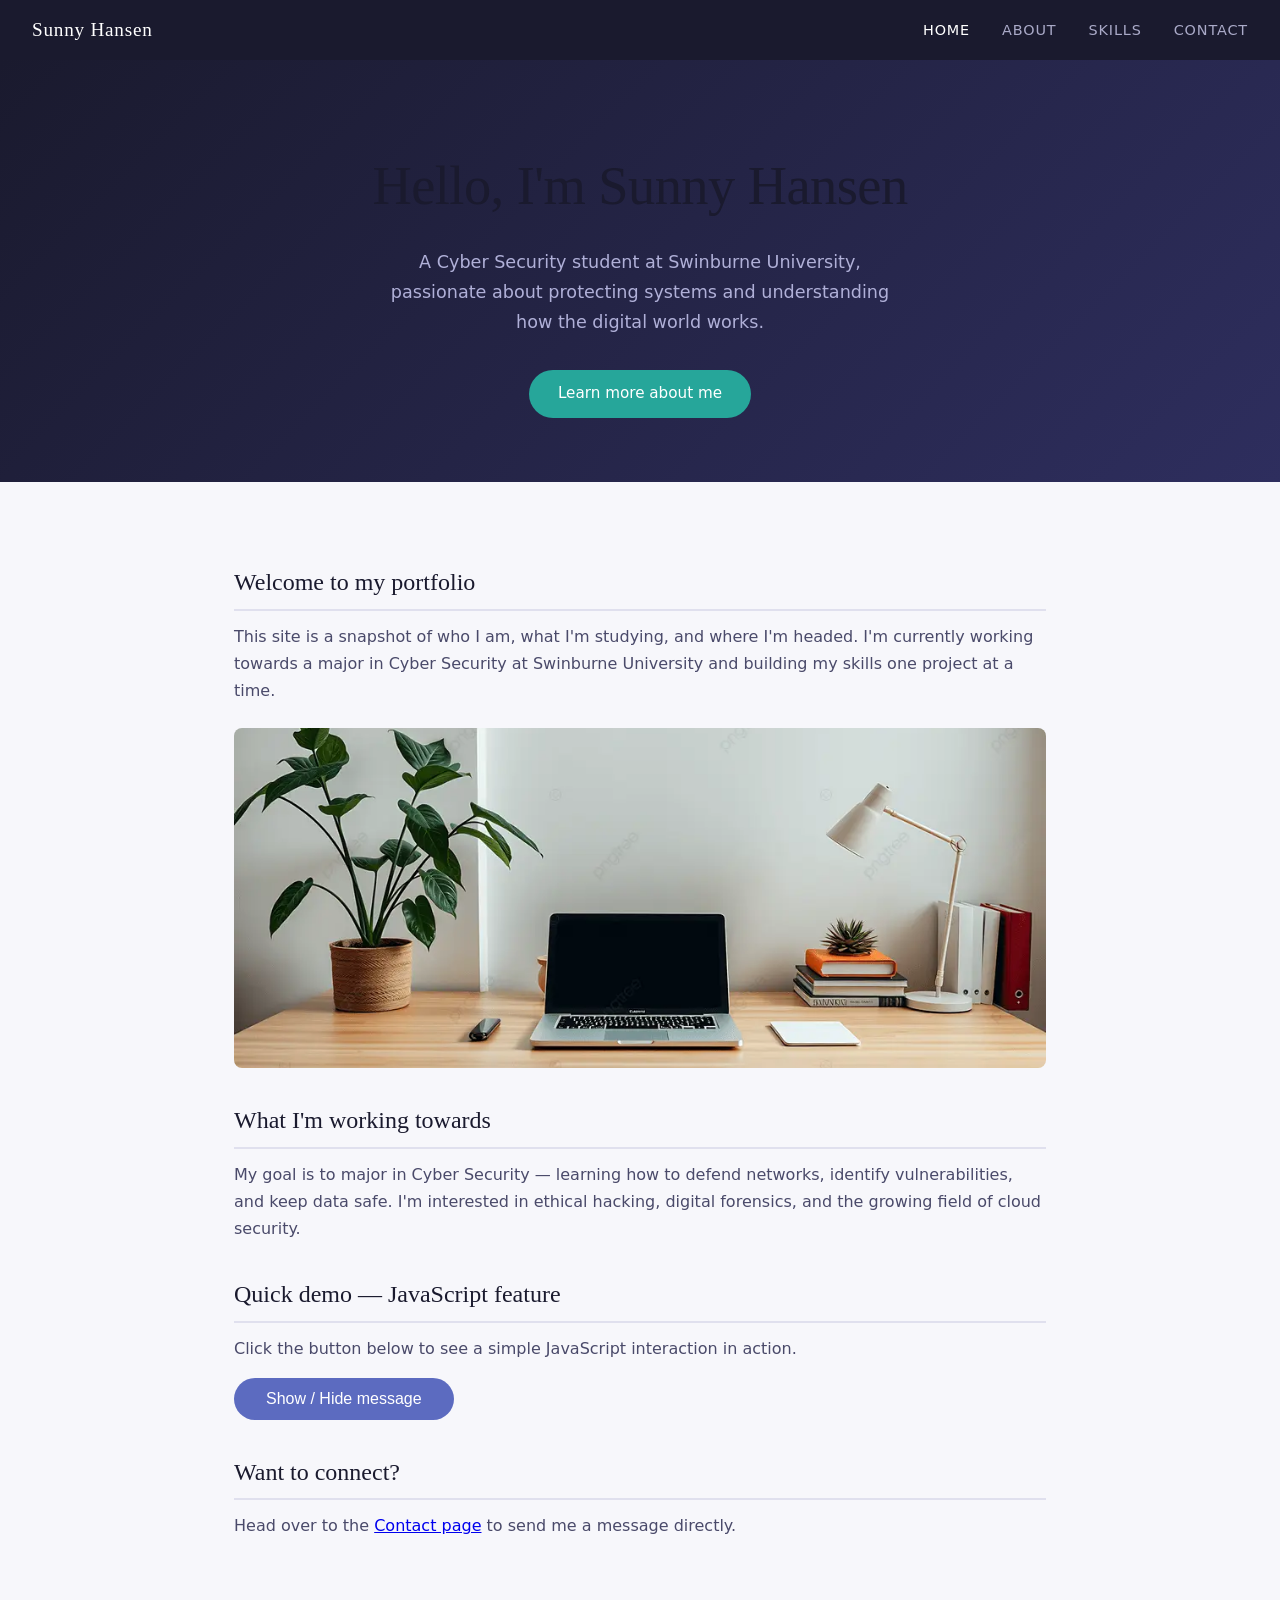
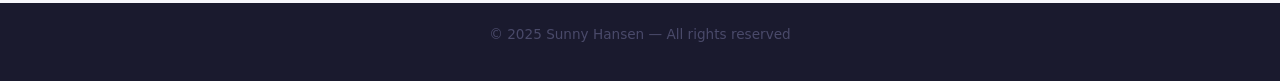
<file: index.html>
<!DOCTYPE html>
<html lang="en">
<head>
  <!-- Basic page information and metadata -->
  <meta charset="UTF-8" />
  <meta name="viewport" content="width=device-width, initial-scale=1.0" />
  <meta name="description" content="Sunny Hansen — Cyber Security student at Swinburne University." />

  <!-- Page title shown in the browser tab -->
  <title>Sunny Hansen | Portfolio</title>

  <!-- External CSS stylesheet -->
  <link rel="stylesheet" href="style.css">
</head>
<body>

  <!-- ===================== Navigation Bar ===================== -->
  <!-- Contains the site logo and links to all pages -->
  <nav aria-label="Main navigation">
    <a class="logo" href="index.html">Sunny Hansen</a>
    <ul>
      <li><a href="index.html">Home</a></li>
      <li><a href="about.html">About</a></li>
      <li><a href="skills.html">Skills</a></li>
      <li><a href="contact.html">Contact</a></li>
    </ul>
  </nav>

  <!-- ===================== Hero Section ===================== -->
  <!-- Introduces the website owner with a heading, short description and button -->
  <header class="hero">
    <h1>Hello, I'm Sunny Hansen</h1>
    <p>A Cyber Security student at Swinburne University, passionate about protecting systems and understanding how the digital world works.</p>
    <a class="btn" href="about.html">Learn more about me</a>
  </header>

  <!-- ===================== Main Page Content ===================== -->
  <!-- Contains all the main information displayed on the homepage -->
  <main class="page">

    <!-- Welcome section -->
    <h2>Welcome to my portfolio</h2>
    <p>
      This site is a snapshot of who I am, what I'm studying, and where I'm headed.
      I'm currently working towards a major in Cyber Security at Swinburne University
      and building my skills one project at a time.
    </p>

    <!-- Image representing a study workspace -->
    <img
      class="site-image"
      src="images/profile.jpg"
      alt="A tidy desk with a laptop, notepad, and a plant — representing a student's study workspace"
    />

    <!-- Career goals section -->
    <h2>What I'm working towards</h2>
    <p>
      My goal is to major in Cyber Security — learning how to defend networks, identify
      vulnerabilities, and keep data safe. I'm interested in ethical hacking, digital forensics,
      and the growing field of cloud security.
    </p>

    <!-- ===================== JavaScript Demo ===================== -->
    <!-- Demonstrates a simple JavaScript interaction -->
    <h2>Quick demo — JavaScript feature</h2>
    <p>Click the button below to see a simple JavaScript interaction in action.</p>

    <!-- Button that calls the toggleMessage() function in main.js -->
    <button class="btn-submit" onclick="toggleMessage()">
      Show / Hide message
    </button>

    <!-- Message that is shown or hidden using JavaScript -->
    <div id="js-message" role="status" aria-live="polite">
      JavaScript is working correctly on this page.
      This message was shown by toggling the display property.
    </div>

    <!-- Contact section -->
    <h2>Want to connect?</h2>
    <p>Head over to the <a href="contact.html">Contact page</a> to send me a message directly.</p>

  </main>

  <!-- ===================== Footer ===================== -->
  <!-- Displays copyright information -->
  <footer>
    <p>&copy; 2025 Sunny Hansen &mdash; All rights reserved</p>
  </footer>

  <!-- External JavaScript file -->
  <script src="main.js"></script>
</body>
</html>
</file>
<file: style.css>
/* =============================================
   MAIN STYLESHEET — Portfolio Website
   ============================================= */

/* --- Reset & Base --- */
*, *::before, *::after {
  box-sizing: border-box;
  margin: 0;
  padding: 0;
}

:root {
  --ink:       #1a1a2e;
  --mid:       #4a4a6a;
  --soft:      #9898b8;
  --bg:        #f7f7fb;
  --surface:   #ffffff;
  --accent:    #5c6bc0;
  --accent2:   #26a69a;
  --border:    #e0e0ee;
  --radius:    8px;

  --font-display: 'Georgia', serif;
  --font-body:    'Segoe UI', system-ui, sans-serif;
}

html { scroll-behavior: smooth; }

body {
  font-family: var(--font-body);
  background: var(--bg);
  color: var(--ink);
  font-size: 1rem;
  line-height: 1.7;
  min-height: 100vh;
  display: flex;
  flex-direction: column;
}

/* --- Navigation --- */
nav {
  background: var(--ink);
  padding: 0 2rem;
  display: flex;
  align-items: center;
  justify-content: space-between;
  height: 60px;
  position: sticky;
  top: 0;
  z-index: 100;
}

nav .logo {
  font-family: var(--font-display);
  color: #fff;
  font-size: 1.2rem;
  letter-spacing: 0.04em;
  text-decoration: none;
}

nav ul {
  list-style: none;
  display: flex;
  gap: 2rem;
}

nav ul a {
  color: #aaaac8;
  text-decoration: none;
  font-size: 0.9rem;
  letter-spacing: 0.06em;
  text-transform: uppercase;
  transition: color 0.2s;
}

nav ul a:hover,
nav ul a.active {
  color: #fff;
}

/* --- Hero (Home only) --- */
.hero {
  background: linear-gradient(135deg, var(--ink) 0%, #2e2e5e 100%);
  color: #fff;
  padding: 5rem 2rem 4rem;
  text-align: center;
}

.hero h1 {
  font-family: var(--font-display);
  font-size: clamp(2rem, 5vw, 3.4rem);
  font-weight: normal;
  letter-spacing: -0.01em;
  margin-bottom: 1rem;
}

.hero p {
  color: #b0b0d8;
  font-size: 1.1rem;
  max-width: 520px;
  margin: 0 auto 2rem;
}

.btn {
  display: inline-block;
  background: var(--accent2);
  color: #fff;
  padding: 0.7rem 1.8rem;
  border-radius: 30px;
  text-decoration: none;
  font-size: 0.95rem;
  transition: opacity 0.2s, transform 0.15s;
}

.btn:hover { opacity: 0.88; transform: translateY(-2px); }

/* --- Page wrapper --- */
.page {
  max-width: 860px;
  margin: 3rem auto;
  padding: 0 1.5rem;
  flex: 1;
}

/* --- Section headings --- */
h1, h2, h3 {
  font-family: var(--font-display);
  color: var(--ink);
  font-weight: normal;
}

h1 { font-size: 2rem; margin-bottom: 0.5rem; }
h2 { font-size: 1.5rem; margin: 2rem 0 0.75rem; border-bottom: 2px solid var(--border); padding-bottom: 0.35rem; }
h3 { font-size: 1.15rem; margin: 1.5rem 0 0.4rem; }

p { margin-bottom: 1rem; color: var(--mid); }

/* --- Cards (About page) --- */
.cards {
  display: grid;
  grid-template-columns: repeat(auto-fill, minmax(220px, 1fr));
  gap: 1.2rem;
  margin: 1.5rem 0;
}

.card {
  background: var(--surface);
  border: 1px solid var(--border);
  border-radius: var(--radius);
  padding: 1.4rem;
}

.card h3 { margin-top: 0; color: var(--accent); }

/* --- Table (Skills page) --- */
.table-wrap { overflow-x: auto; margin: 1.5rem 0; }

table {
  width: 100%;
  border-collapse: collapse;
  background: var(--surface);
  border-radius: var(--radius);
  overflow: hidden;
  font-size: 0.95rem;
}

thead { background: var(--ink); color: #fff; }
th, td { padding: 0.85rem 1.1rem; text-align: left; }
tbody tr { border-bottom: 1px solid var(--border); }
tbody tr:last-child { border-bottom: none; }
tbody tr:hover { background: #f0f0fa; }

.tag {
  display: inline-block;
  background: #e8eaf6;
  color: var(--accent);
  border-radius: 20px;
  padding: 0.15rem 0.7rem;
  font-size: 0.8rem;
  margin: 0.1rem;
}

/* --- Contact form --- */
.form-group {
  margin-bottom: 1.2rem;
}

label {
  display: block;
  font-size: 0.88rem;
  letter-spacing: 0.05em;
  text-transform: uppercase;
  color: var(--soft);
  margin-bottom: 0.35rem;
}

input, textarea, select {
  width: 100%;
  padding: 0.7rem 1rem;
  border: 1px solid var(--border);
  border-radius: var(--radius);
  font-family: var(--font-body);
  font-size: 1rem;
  color: var(--ink);
  background: var(--surface);
  transition: border-color 0.2s;
}

input:focus, textarea:focus, select:focus {
  outline: none;
  border-color: var(--accent);
}

textarea { resize: vertical; min-height: 120px; }

.btn-submit {
  background: var(--accent);
  color: #fff;
  border: none;
  padding: 0.75rem 2rem;
  border-radius: 30px;
  font-size: 1rem;
  cursor: pointer;
  transition: opacity 0.2s, transform 0.15s;
}

.btn-submit:hover { opacity: 0.88; transform: translateY(-2px); }

/* --- JS message box --- */
#js-message {
  display: none;
  margin-top: 1rem;
  padding: 1rem 1.2rem;
  border-left: 4px solid var(--accent2);
  background: #e0f2f1;
  border-radius: 0 var(--radius) var(--radius) 0;
  color: var(--ink);
  font-size: 0.97rem;
}

/* --- Image --- */
.site-image {
  width: 100%;
  max-height: 340px;
  object-fit: cover;
  border-radius: var(--radius);
  margin: 1.5rem 0;
  display: block;
}

/* --- Footer --- */
footer {
  background: var(--ink);
  color: #6666aa;
  text-align: center;
  padding: 1.2rem;
  font-size: 0.85rem;
  margin-top: auto;
}

/* --- Accessibility: focus visible --- */
a:focus-visible, button:focus-visible {
  outline: 3px solid var(--accent2);
  outline-offset: 3px;
}

/* --- Responsive --- */
@media (max-width: 600px) {
  nav { flex-direction: column; height: auto; padding: 1rem; gap: 0.5rem; }
  .hero { padding: 3rem 1.2rem; }
  .page { margin: 1.5rem auto; }
}
</file>
